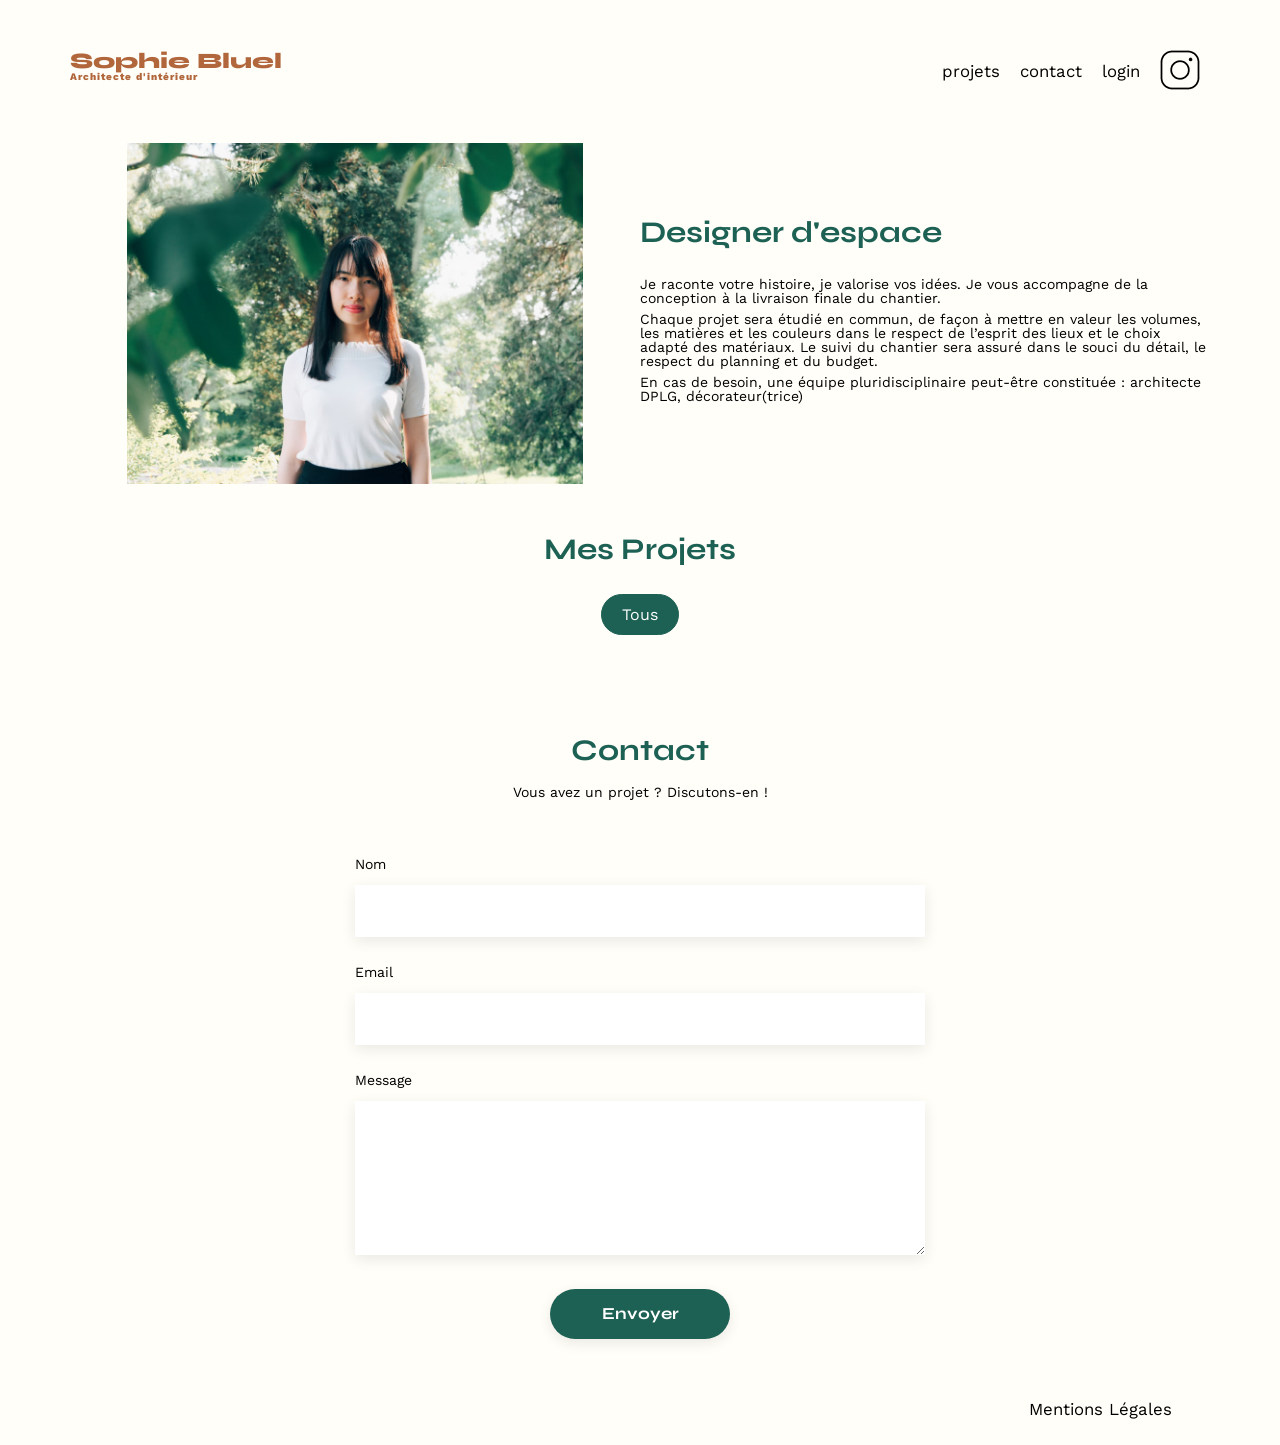
<file: FrontEnd/index.html>
<!DOCTYPE html>
<html lang="fr">
  <head>
    <meta charset="UTF-8" />
    <title>Sophie Bluel - Architecte d'intérieur</title>
    <meta name="viewport" content="width=device-width, initial-scale=1.0" />
    <link rel="preconnect" href="https://fonts.googleapis.com" />
    <link rel="preconnect" href="https://fonts.gstatic.com" crossorigin />
    <link
      rel="stylesheet"
      href="https://cdnjs.cloudflare.com/ajax/libs/font-awesome/6.4.0/css/all.min.css"
    />
    <link
      href="https://fonts.googleapis.com/css2?family=Syne:wght@700;800&family=Work+Sans&display=swap"
      rel="stylesheet"
    />
    <meta name="description" content="" />
    <link rel="stylesheet" href="./assets/style.css" />
  </head>
  <body>
    <div id="edit-banner" class="edit-banner">
      <p><i class="fa-regular fa-pen-to-square"></i> Mode édition</p>
    </div>
    <header>
      <h1>Sophie Bluel <span>Architecte d'intérieur</span></h1>
      <nav>
        <ul>
          <li><a href="#portfolio">projets</a></li>
          <li><a href="#contact">contact</a></li>
          <li><a href="login.html" id="login-link">login</a></li>
          <li><img src="./assets/icons/instagram.png" alt="Instagram" /></li>
        </ul>
      </nav>
    </header>
    <main>
      <section id="introduction">
        <figure>
          <img src="./assets/images/sophie-bluel.png" alt="" />
        </figure>
        <article>
          <h2>Designer d'espace</h2>
          <p>
            Je raconte votre histoire, je valorise vos idées. Je vous accompagne
            de la conception à la livraison finale du chantier.
          </p>
          <p>
            Chaque projet sera étudié en commun, de façon à mettre en valeur les
            volumes, les matières et les couleurs dans le respect de l’esprit
            des lieux et le choix adapté des matériaux. Le suivi du chantier
            sera assuré dans le souci du détail, le respect du planning et du
            budget.
          </p>
          <p>
            En cas de besoin, une équipe pluridisciplinaire peut-être constituée
            : architecte DPLG, décorateur(trice)
          </p>
        </article>
      </section>
      <section id="portfolio">
        <div class="portfolio-header">
          <h2>Mes Projets</h2>
          <a href="#" id="edit-btn" class="edit-btn">
            <i class="fa-regular fa-pen-to-square"></i> modifier
          </a>
        </div>
        <div class="filters"></div>
        <div class="gallery"></div>
      </section>
      <section id="contact">
        <h2>Contact</h2>
        <p>Vous avez un projet ? Discutons-en !</p>
        <form action="#" method="post">
          <label for="name">Nom</label>
          <input type="text" name="name" id="name" />
          <label for="email">Email</label>
          <input type="email" name="email" id="email" />
          <label for="message">Message</label>
          <textarea name="message" id="message" cols="30" rows="10"></textarea>
          <input type="submit" value="Envoyer" />
        </form>
      </section>
    </main>

    <footer>
      <nav>
        <ul>
          <li>Mentions Légales</li>
        </ul>
      </nav>
    </footer>
    <!-- Modale -->
    <div id="modal" class="modal">
      <div class="modal-content">
        <span class="close-modal">&times;</span>

        <!-- Vue 1 : Galerie -->
        <div id="modal-gallery-view">
          <h3>Galerie photo</h3>
          <div class="modal-gallery"></div>
          <button id="add-photo-btn" class="add-photo-btn">
            Ajouter une photo
          </button>
        </div>

        <!-- Vue 2 : Formulaire -->
        <div id="modal-form-view" style="display: none">
          <span class="back-arrow"><i class="fa-solid fa-arrow-left"></i></span>
          <h3>Ajout photo</h3>
          <form id="add-work-form">
            <div class="photo-upload">
              <i class="fa-regular fa-image"></i>
              <label for="image" class="upload-btn">+ Ajouter photo</label>
              <input
                type="file"
                id="image"
                name="image"
                accept="image/*"
                required
              />
              <p>jpg, png : 4mo max</p>
            </div>

            <label for="title">Titre</label>
            <input type="text" id="title" name="title" required />

            <label for="category">Catégorie</label>
            <select id="category" name="category" required>
              <option value=""></option>
            </select>
            <hr class="modal-separator" />

            <button type="submit" class="submit-btn disabled" disabled>
              Valider
            </button>
          </form>
        </div>
      </div>
    </div>
    <script src="script.js"></script>
  </body>
</html>
</file>
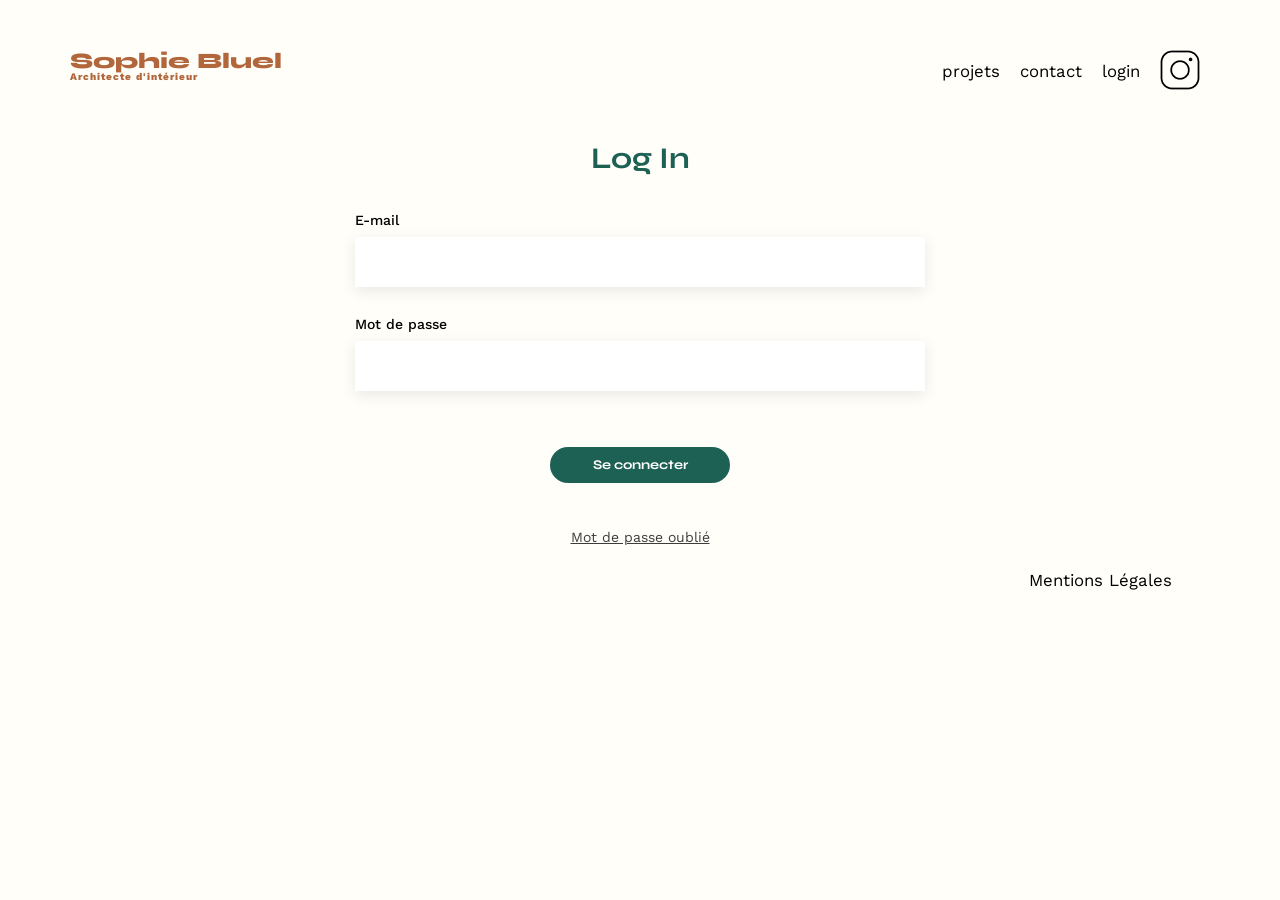
<file: FrontEnd/login.html>
<!DOCTYPE html>
<html lang="fr">
  <head>
    <meta charset="UTF-8" />
    <title>Sophie Bluel - Architecte d'intérieur - Login</title>
    <meta name="viewport" content="width=device-width, initial-scale=1.0" />
    <link rel="preconnect" href="https://fonts.googleapis.com" />
    <link rel="preconnect" href="https://fonts.gstatic.com" crossorigin />
    <link
      href="https://fonts.googleapis.com/css2?family=Syne:wght@700;800&family=Work+Sans&display=swap"
      rel="stylesheet"
    />
    <meta name="description" content="" />
    <link rel="stylesheet" href="./assets/style.css" />
  </head>
  <body>
    <header>
      <h1>Sophie Bluel <span>Architecte d'intérieur</span></h1>
      <nav>
        <ul>
          <li><a href="index.html#portfolio">projets</a></li>
          <li><a href="index.html#contact">contact</a></li>
          <li class="active">login</li>
          <li><img src="./assets/icons/instagram.png" alt="Instagram" /></li>
        </ul>
      </nav>
    </header>
    <main>
      <section id="login">
        <h2>Log In</h2>
        <form id="login-form">
          <label for="email">E-mail</label>
          <input type="email" name="email" id="email" required />

          <label for="password">Mot de passe</label>
          <input type="password" name="password" id="password" required />

          <input type="submit" value="Se connecter" />
        </form>
        <p id="error-message" class="error-message"></p>
        <a href="#">Mot de passe oublié</a>
      </section>
    </main>

    <footer>
      <nav>
        <ul>
          <li>Mentions Légales</li>
        </ul>
      </nav>
    </footer>

    <script src="login.js"></script>
  </body>
</html>
</file>
<file: FrontEnd/assets/style.css>
/* http://meyerweb.com/eric/tools/css/reset/
   v2.0 | 20110126
   License: none (public domain)
*/

html,
body,
div,
span,
applet,
object,
iframe,
h1,
h2,
h3,
h4,
h5,
h6,
p,
blockquote,
pre,
a,
abbr,
acronym,
address,
big,
cite,
code,
del,
dfn,
em,
img,
ins,
kbd,
q,
s,
samp,
small,
strike,
strong,
sub,
sup,
tt,
var,
b,
u,
i,
center,
dl,
dt,
dd,
ol,
ul,
li,
fieldset,
form,
label,
legend,
table,
caption,
tbody,
tfoot,
thead,
tr,
th,
td,
article,
aside,
canvas,
details,
embed,
figure,
figcaption,
footer,
header,
hgroup,
menu,
nav,
output,
ruby,
section,
summary,
time,
mark,
audio,
video {
  margin: 0;
  padding: 0;
  border: 0;
  font-size: 100%;
  font: inherit;
  vertical-align: baseline;
}
/* HTML5 display-role reset for older browsers */
article,
aside,
details,
figcaption,
figure,
footer,
header,
hgroup,
menu,
nav,
section {
  display: block;
}
body {
  line-height: 1;
  background-color: #fffef8;
}
ol,
ul {
  list-style: none;
}
blockquote,
q {
  quotes: none;
}
blockquote:before,
blockquote:after,
q:before,
q:after {
  content: "";
  content: none;
}
table {
  border-collapse: collapse;
  border-spacing: 0;
}
/** end reset css**/
body {
  max-width: 1140px;
  margin: auto;
  font-family: "Work Sans";
  font-size: 14px;
}
header {
  display: flex;
  justify-content: space-between;
  margin: 50px 0;
}
section {
  margin: 50px 0;
}

h1 {
  display: flex;
  flex-direction: column;
  font-family: "Syne";
  font-size: 22px;
  font-weight: 800;
  color: #b1663c;
}

h1 > span {
  font-family: "Work Sans";
  font-size: 10px;
  letter-spacing: 0.1em;
}

h2 {
  font-family: "Syne";
  font-weight: 700;
  font-size: 30px;
  color: #1d6154;
}
nav ul {
  display: flex;
  align-items: center;
  list-style-type: none;
}
nav li {
  padding: 0 10px;
  font-size: 1.2em;
}

li:hover {
  color: #b1663c;
}
#introduction {
  display: flex;
  align-items: center;
}
#introduction figure {
  flex: 1;
}
#introduction img {
  display: block;
  margin: auto;
  width: 80%;
}

#introduction article {
  flex: 1;
}
#introduction h2 {
  margin-bottom: 1em;
}

#introduction p {
  margin-bottom: 0.5em;
}
#portfolio h2 {
  text-align: center;
  margin-bottom: 1em;
}
.gallery {
  width: 100%;
  display: grid;
  grid-template-columns: 1fr 1fr 1fr;
  grid-column-gap: 20px;
  grid-row-gap: 20px;
}

.gallery img {
  width: 100%;
}
#contact {
  width: 50%;
  margin: auto;
}
#contact > * {
  text-align: center;
}
#contact h2 {
  margin-bottom: 20px;
}
#contact form {
  text-align: left;
  margin-top: 30px;
  display: flex;
  flex-direction: column;
}

#contact input {
  height: 50px;
  font-size: 1.2em;
  border: none;
  box-shadow: 0px 4px 14px rgba(0, 0, 0, 0.09);
}
#contact label {
  margin: 2em 0 1em 0;
}
#contact textarea {
  border: none;
  box-shadow: 0px 4px 14px rgba(0, 0, 0, 0.09);
}

input[type="submit"] {
  font-family: "Syne";
  font-weight: 700;
  color: white;
  background-color: #1d6154;
  margin: 2em auto;
  width: 180px;
  text-align: center;
  border-radius: 60px;
}

footer nav ul {
  display: flex;
  justify-content: flex-end;
  margin: 2em;
}

/* Conteneur des filtres - centre les boutons */
.filters {
  display: flex;
  justify-content: center;
  gap: 10px;
  margin-bottom: 50px;
}

/* Style de base pour tous les boutons */
.filter-btn {
  padding: 10px 20px;
  border-radius: 60px;
  border: 1px solid #1d6154;
  background-color: transparent;
  color: #1d6154;
  cursor: pointer;
  font-family: inherit;
  font-size: 16px;
}

/* Style du bouton actif (sélectionné) */
.filter-btn.active {
  background-color: #1d6154;
  color: white;
}

.filter-btn:hover {
  background-color: #1d6154;
  color: white;
}

a {
  text-decoration: none;
  color: black;
}

/* Page Login */
#login {
  width: 50%;
  margin: auto;
  text-align: center;
}

#login h2 {
  margin-bottom: 40px;
  font-family: "Syne";
  font-weight: 700;
  font-size: 30px;
  color: #1d6154;
}

#login-form {
  display: flex;
  flex-direction: column;
  text-align: left;
}

#login-form label {
  margin-bottom: 10px;
  font-family: "Work Sans";
  font-weight: 500;
  font-size: 14px;
}

#login-form input[type="email"],
#login-form input[type="password"] {
  height: 50px;
  font-size: 1.2em;
  border: none;
  box-shadow: 0px 4px 14px rgba(0, 0, 0, 0.09);
  margin-bottom: 30px;
  padding: 0 15px;
}

#login-form input[type="submit"] {
  font-family: "Syne";
  font-weight: 700;
  color: white;
  background-color: #1d6154;
  margin: 2em auto;
  width: 180px;
  text-align: center;
  border-radius: 60px;
  border: none;
  padding: 10px 0;
  cursor: pointer;
}

#login-form input[type="submit"]:hover {
  background-color: #0e4a3f;
}

#login a {
  text-decoration: underline;
  color: #3d3d3d;
  font-family: "Work Sans";
  font-size: 14px;
}

.error-message {
  color: red;
  margin: 20px 0;
  font-family: "Work Sans";
  font-size: 14px;
}

.edit-banner {
  display: none;
  background-color: black;
  color: white;
  text-align: center;
  padding: 10px;
  width: 100vw;
  margin-left: calc(-50vw + 50%);
}

.portfolio-header {
  display: flex;
  justify-content: center;
  align-items: baseline;
  gap: 20px;
}

.portfolio-header h2 {
  margin-bottom: 0;
}

.edit-btn {
  display: none;
  color: black;
  text-decoration: none;
  font-size: 14px;
}

.modal {
  display: none;
  position: fixed;
  top: 0;
  left: 0;
  width: 100%;
  height: 100%;
  background-color: rgba(0, 0, 0, 0.5);
  justify-content: center;
  align-items: center;
}

.modal-content {
  background-color: white;
  padding: 30px;
  border-radius: 10px;
  position: relative;
  width: 600px;
}

.close-modal {
  position: absolute;
  top: 15px;
  right: 20px;
  font-size: 24px;
  cursor: pointer;
}

.modal-content {
  background-color: white;
  padding: 50px;
  border-radius: 10px;
  position: relative;
  width: 400px;
  text-align: center;
}

.modal-content h3 {
  margin-bottom: 20px;
  font-size: 20px;
}

.modal-gallery {
  display: grid;
  grid-template-columns: repeat(5, 1fr);
  gap: 10px;
  margin: 20px 0;
  padding-bottom: 20px;
  border-bottom: 1px solid #b3b3b3;
}

.modal-gallery figure {
  margin: 0;
  position: relative;
}

.modal-gallery img {
  width: 100%;
  height: 70px;
  object-fit: cover;
}

.modal-gallery i {
  position: absolute;
  top: 5px;
  right: 5px;
  background-color: black;
  color: white;
  padding: 4px;
  font-size: 8px;
  cursor: pointer;
  pointer-events: auto;
}

.add-photo-btn {
  background-color: #1d6154;
  color: white;
  border: none;
  padding: 10px 50px;
  border-radius: 30px;
  cursor: pointer;
  margin-top: 20px;
  font-family: inherit;
}

.back-arrow {
  position: absolute;
  top: 15px;
  left: 20px;
  cursor: pointer;
}

#add-work-form {
  display: flex;
  flex-direction: column;
  gap: 25px;
}

.photo-upload {
  background-color: #e8f1f6;
  padding: 10px;
  display: flex;
  flex-direction: column;
  align-items: center;
  gap: 10px;
}

.photo-upload i {
  font-size: 50px;
  color: #b9c5cc;
}

.photo-upload input[type="file"] {
  display: none;
}

.upload-btn {
  background-color: #cbd6dc;
  color: #306685;
  padding: 10px 20px;
  border-radius: 30px;
  cursor: pointer;
}

.photo-upload p {
  font-size: 12px;
  color: #999;
  margin: 0;
}

#add-work-form label {
  text-align: left;
}

#add-work-form input[type="text"],
#add-work-form select {
  padding: 15px;
  border: none;
  box-shadow: 0 1px 3px rgba(0, 0, 0, 0.1);
}

.modal-separator {
  width: 100%;
  border: none;
  border-top: 1px solid #b3b3b3;
  margin: 20px auto 0px auto;
}

.submit-btn {
  width: 237px;
  height: 36px;
  border-radius: 60px;
  font-family: "Syne";
  font-weight: 700;
  margin: 20px auto 0 auto;
  border: none;
  cursor: pointer;
  font-size: 14px;
  display: block;
}

/* Bouton désactivé */
.submit-btn.disabled {
  background-color: #a7a7a7;
  color: white;
}

/* Bouton activé */
.submit-btn.active {
  background-color: #1d6154;
  color: white;
}
</file>
